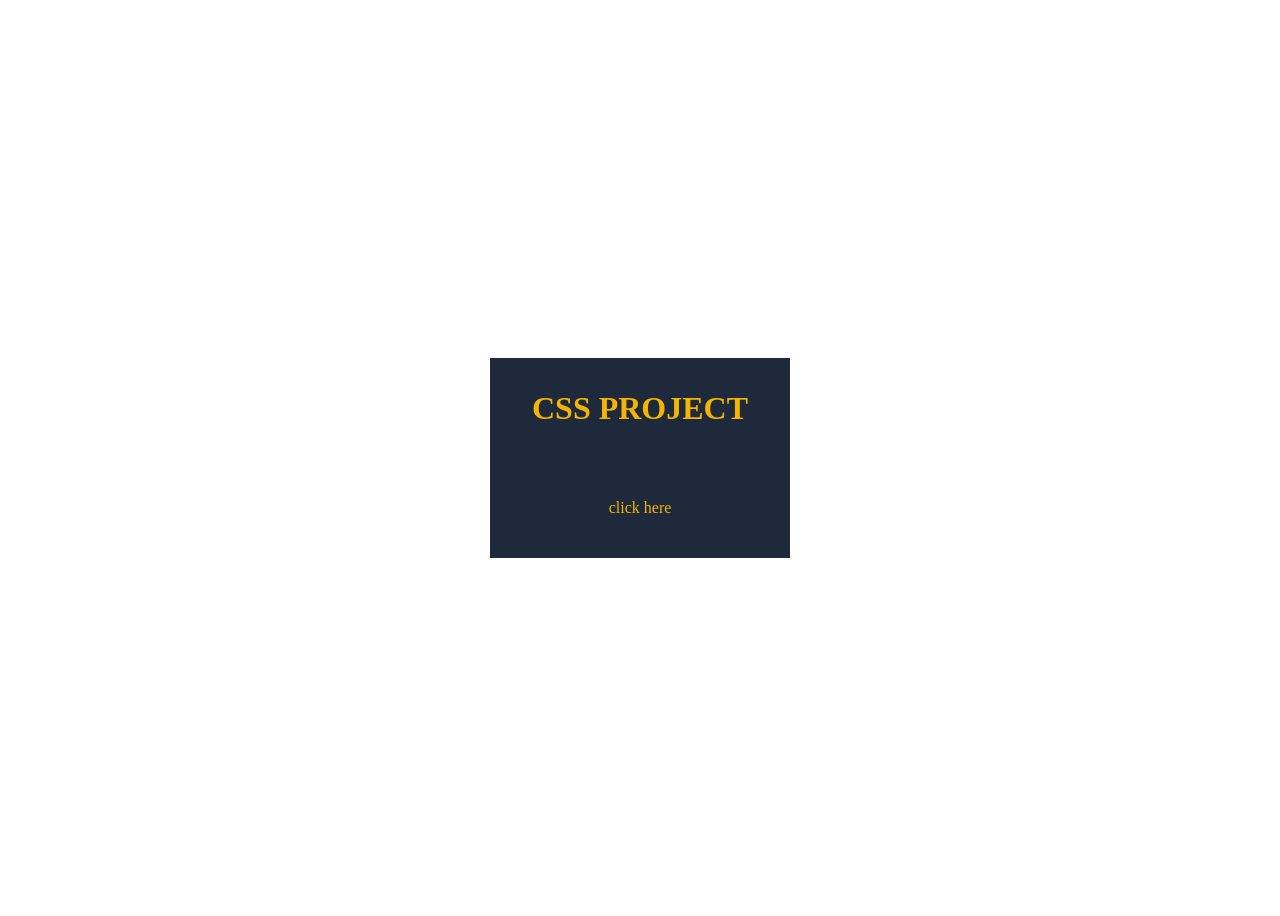
<file: index.html>
<!DOCTYPE html>
<html lang="en">
<head>
    <meta charset="UTF-8">
    <meta name="viewport" content="width=device-width, initial-scale=1.0">
    <title>css project</title>
    <style>
        a{
            text-decoration: none;
              color: #f4b400;
        }
        .parent{
            display: flex;
            flex-direction: column;
            
            height: 100vh;
            justify-content: center;
            align-items: center;

        }
        .child{
            background-color:  #1E293B;
            width: 300px;
            height: 100px;
            display: flex;
            flex-direction: column;
            justify-content: center;
            align-items: center;
            color: #f4b400;
          
        }
        
      
    </style>
</head>
<body>
    <div class="parent">
    <div class="child">
        <h1>CSS PROJECT</h1>
    </div>
    <div  class="child">
    <a href="project/gramentsCss.html">click here</a>
    </div>
    </div>
    
</body>
</html>
</file>
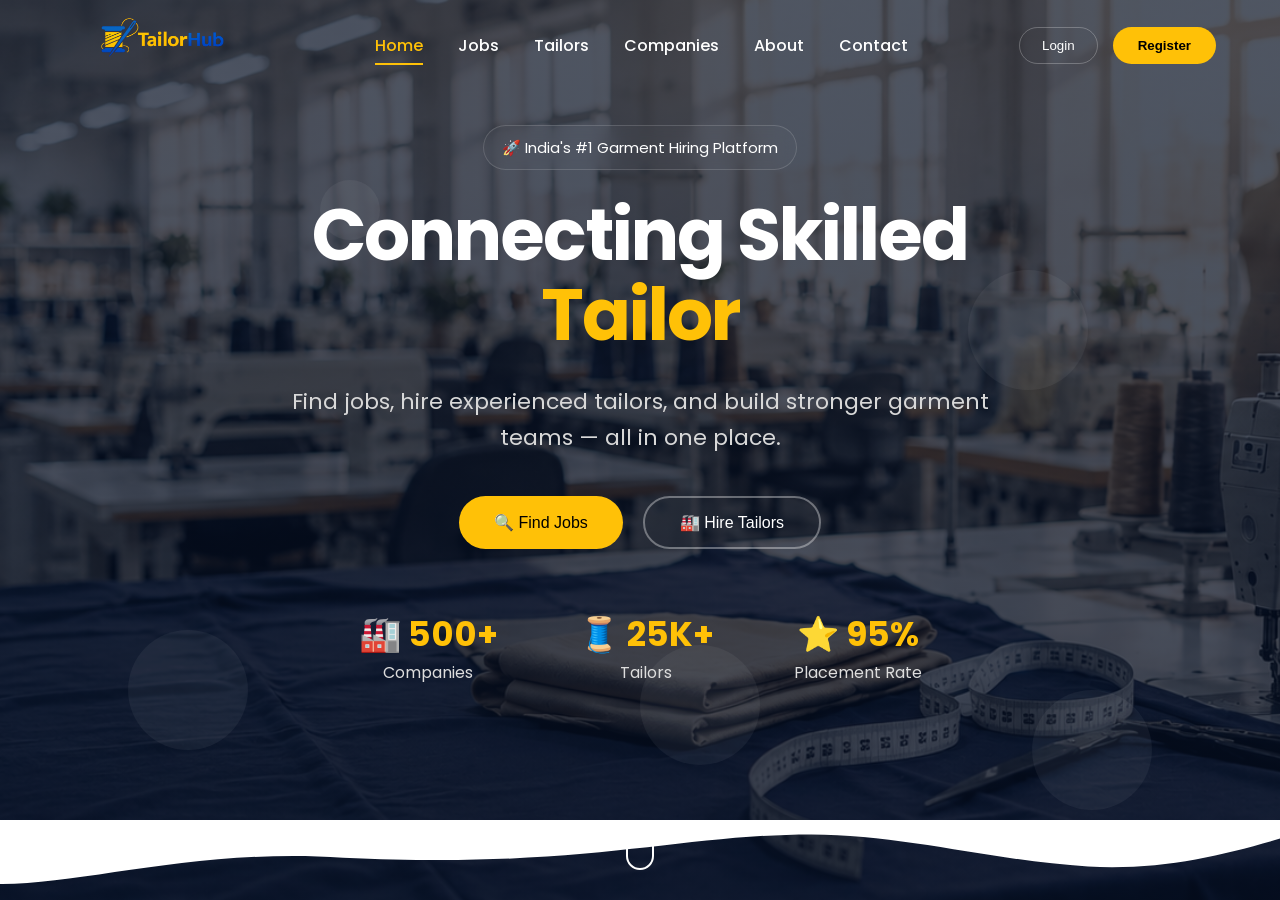
<file: project/gramentsCss.html>
<!DOCTYPE html>
<html lang="en">
<head>
    <meta charset="UTF-8">
    <meta name="viewport" content="width=device-width, initial-scale=1.0">
    <title>Tailerhub</title>
    <link rel="preconnect" href="https://fonts.googleapis.com">
    <link rel="preconnect" href="https://fonts.gstatic.com" crossorigin>
    <link href="https://fonts.googleapis.com/css2?family=Poppins:wght@300;400;500;600;700&display=swap" rel="stylesheet">
    <link rel="stylesheet" href="../assest/styles/project.css">

</head>
<body>
    <header id="navbar">

    <div class="container">

        <a href="#" class="logo">
            <img src="../assest/photos/logo22.png" alt="">
        </a>

        <ul class="nav-menu">

            <li><a href="#home" class="active">Home</a></li>
            <li><a href="#job">Jobs</a></li>
            <li><a href="#tailers">Tailors</a></li>
            <li><a href="#companies">Companies</a></li>
            <li><a href="#about">About</a></li>
            <li><a href="#contact">Contact</a></li>

        </ul>

        <div class="buttons">

            <button class="login">
                Login
            </button>

            <button class="register">
                Register
            </button>

        </div>

    </div>


</header>
<section class="hero">

        <div class="circles">
        <span></span>
        <span></span>
        <span></span>
        <span></span>
        <span></span>
    </div>

    <div class="hero-overlay"></div>

    <div class="hero-content">

        <p class="tagline">🚀 India's #1 Garment Hiring Platform</p>

        <h1>
            Connecting Skilled <br>
            <span id="typing"></span>
        </h1>

        <p class="hero-description">
            Find jobs, hire experienced tailors, and build stronger garment teams —
            all in one place.
        </p>

        <div class="hero-buttons">

            <button class="btn-primary">
                🔍 Find Jobs
            </button>

            <button class="btn-secondary">
                🏭 Hire Tailors
            </button>

        </div>

        <div class="hero-stats">

            <div>
                <h2>🏭 500+</h2>
                <span>Companies</span>
            </div>

            <div>
                <h2>🧵 25K+</h2>
                <span>Tailors</span>
            </div>

            <div>
                <h2>⭐ 95%</h2>
                <span>Placement Rate</span>
            </div>

        </div>

    </div>

    <div class="scroll-indicator">
        <span></span>
    </div>
    <div class="custom-shape-divider-bottom-hero">
    <svg data-name="Layer 1"
         xmlns="http://www.w3.org/2000/svg"
         viewBox="0 0 1200 120"
         preserveAspectRatio="none">

        <path
            d="M321.39,56.44C184.74,41.87,
            78.43,96.84,0,96V0H1200V27.35
            c-54.79,25.6-112.86,48.58-180.91,
            42.42-86.39-7.84-172.75-48.16-259.24-48.11
            C634.54,21.72,548.74,74,321.39,56.44Z"
            class="shape-fill">
        </path>

    </svg>
</div>

</section>
    <script src="../assest/js/animation.js"></script>
</body>
</html>
</file>
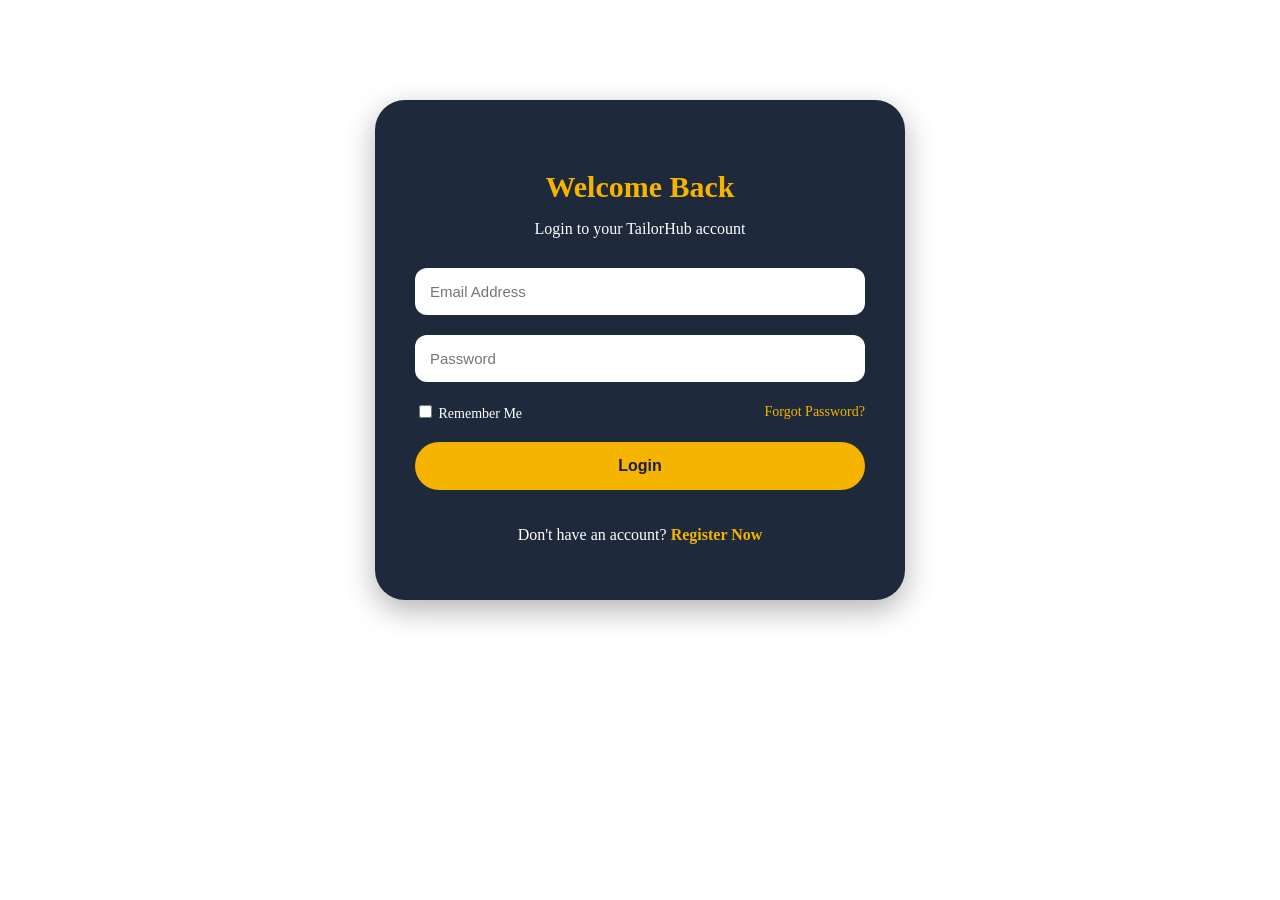
<file: project/login.html>
<!DOCTYPE html>
<html lang="en">
<head>
    <meta charset="UTF-8">
    <meta name="viewport" content="width=device-width, initial-scale=1.0">
    <title>login</title>
    <style>
        .login-parent{
    width: 450px;
    margin: 100px auto;
    background-color: #1E293B;
    padding: 40px;
    border-radius: 30px;
    color: white;
    box-shadow: 0px 10px 30px rgba(0,0,0,0.3);
}

.login-header{
    text-align: center;
    margin-bottom: 30px;
}

.login-header h3{
    color: #f4b400;
    font-size: 30px;
    margin-bottom: 10px;
}

.login-form{
    display: flex;
    flex-direction: column;
    gap: 20px;
}

.login-form input{
    padding: 15px;
    border: none;
    border-radius: 12px;
    outline: none;
    font-size: 15px;
}

.login-form input:focus{
    border: 2px solid #f4b400;
}

.remember{
    display: flex;
    justify-content: space-between;
    align-items: center;
    font-size: 14px;
}

.remember a{
    color: #f4b400;
    text-decoration: none;
}

.login-form button{
    background-color: #f4b400;
    color: #1E1B4B;
    border: none;
    padding: 15px;
    border-radius: 30px;
    font-size: 16px;
    font-weight: 700;
    cursor: pointer;
    transition: all 0.3s ease;
}

.login-form button:hover{
    transform: translateY(-5px);
    background-color: #ffd54f;
}

.signup{
    text-align: center;
}

.signup a{
    color: #f4b400;
    text-decoration: none;
    font-weight: 600;
}
    </style>
</head>
<body>
    <div class="login-parent">

    <div class="login-header">
        <h3>Welcome Back</h3>
        <p>Login to your TailorHub account</p>
    </div>

    <div class="login-form">

        <input type="email" placeholder="Email Address">

        <input type="password" placeholder="Password">

        <div class="remember">
            <label>
                <input type="checkbox">
                Remember Me
            </label>

            <a href="#">Forgot Password?</a>
        </div>

        <button>Login</button>

        <p class="signup">
            Don't have an account?
            <a href="registerform.html">Register Now</a>
        </p>

    </div>

</div>
</body>
</html>
</file>
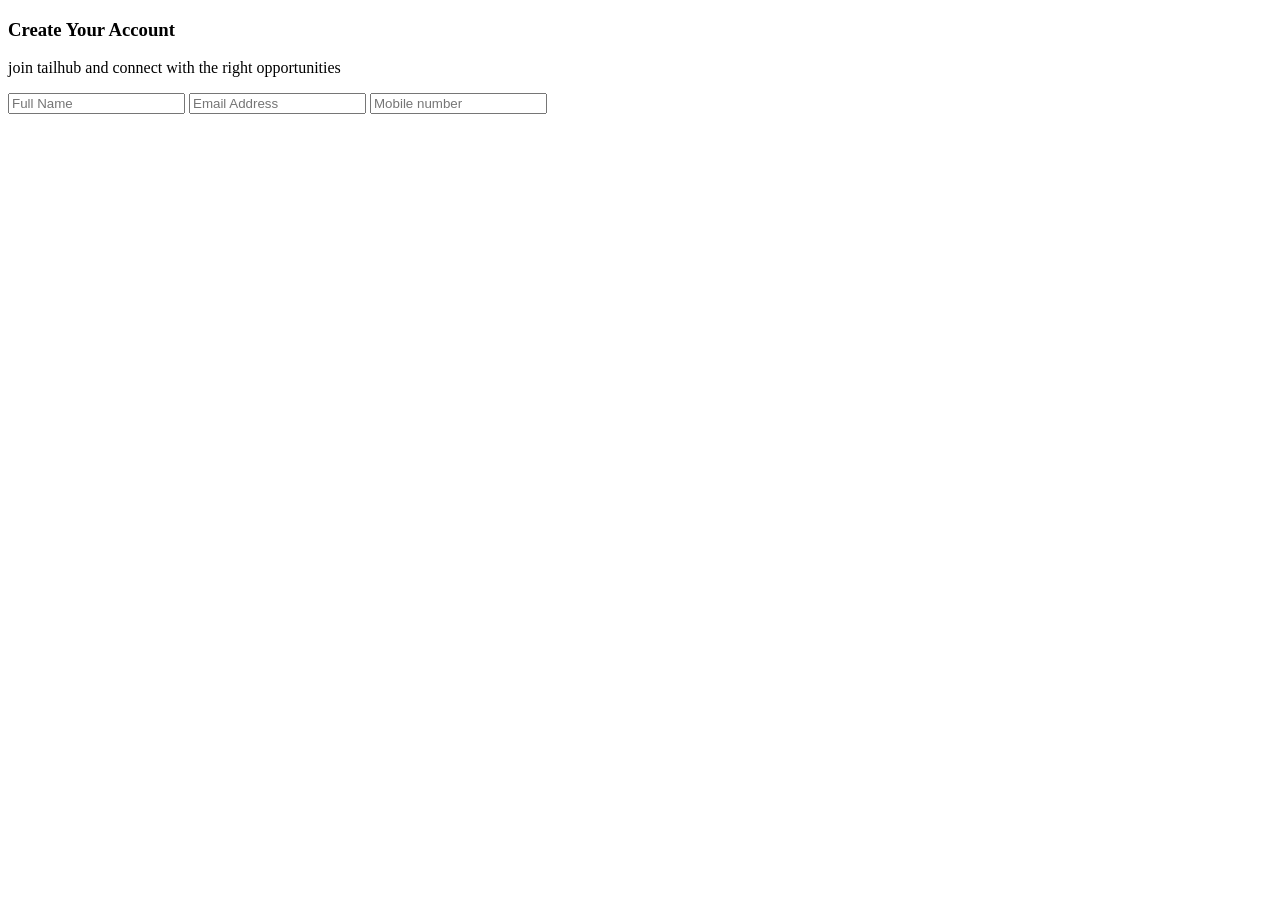
<file: project/registerform.html>
<!DOCTYPE html>
<html lang="en">
<head>
    <meta charset="UTF-8">
    <meta name="viewport" content="width=device-width, initial-scale=1.0">
    <title>Register</title>
</head>
<body>
    <div>
        <div>
            <h3>Create Your Account</h3>
            <p>join tailhub and connect with the right opportunities</p>
        </div>
        <div>
            <input type="text" placeholder="Full Name">
            <input type="email" placeholder="Email Address">
            <input type="number" placeholder="Mobile number">
            <optgroup>
                
            </optgroup>
        </div>
    </div>
    
</body>
</html>
</file>
<file: assest/styles/project.css>
*{
    margin:0;
    padding:0;
    box-sizing:border-box;
}

html{
    scroll-behavior:smooth;
}

body{
    font-family:'Poppins',sans-serif;
}

#navbar{

    position:fixed;

    top:0;

    left:0;

    width:100%;

    z-index:9999;

    transition:.4s ease;

}

#navbar.scrolled{

    background:rgba(5,15,35,.75);

    backdrop-filter:blur(18px);

    box-shadow:0 10px 30px rgba(0,0,0,.25);

}

.container{

    width:90%;

    max-width:1300px;

    height:90px;

    margin:auto;

    display:flex;

    justify-content:space-between;

    align-items:center;

}

.logo img{

    width:200px;

    transition:.3s;

}

.logo img:hover{

    transform:scale(1.05);

}

.nav-menu{

    display:flex;

    gap:35px;

    list-style:none;

}

.nav-menu a{

    color:white;

    text-decoration:none;

    font-weight:500;

    position:relative;

    transition:.3s;

}

.nav-menu a::after{

    content:"";

    position:absolute;

    bottom:-8px;

    left:0;

    width:0;

    height:2px;

    background:#FFC107;

    transition:.4s;

}

.nav-menu a:hover{

    color:#FFC107;

}

.nav-menu a:hover::after{

    width:100%;

}

.active{

    color:#FFC107 !important;

}

.active::after{

    width:100% !important;

}

.buttons{

    display:flex;

    gap:15px;

}

.login{

    padding:10px 22px;

    border-radius:30px;

    border:1px solid rgba(255,255,255,.25);

    background:transparent;

    color:white;

    cursor:pointer;

    transition:.3s;

}

.login:hover{

    background:white;

    color:#111;

}

.register{

    padding:10px 25px;

    border:none;

    border-radius:30px;

    background:#FFC107;

    cursor:pointer;

    font-weight:600;

    transition:.3s;

}

.register:hover{

    transform:translateY(-3px);

    box-shadow:0 10px 20px rgba(255,193,7,.4);

}
.hero{

    position:relative;

    height:100vh;

    display:flex;

    justify-content:center;

    align-items:center;

    text-align:center;

    overflow:hidden;

    background:
    linear-gradient(rgba(5,15,35,.70),
    rgba(5,15,35,.75)),
    url("../photos/bg.PNG");

    background-size:cover;

    background-position:50% 50%;

    transition:background-position .2s ease;

    background-attachment:fixed;

}

.hero-content{

    position:relative;

    z-index:2;

    color:white;

    max-width:850px;

    padding:20px;

}

.tagline{

    display:inline-block;

    padding:10px 18px;

    background:rgba(255,255,255,.02);

    border:1px solid rgba(255,255,255,.15);

    border-radius:50px;

    backdrop-filter:blur(10px);

    margin-bottom:25px;

    font-size:15px;

}

.hero h1{
    font-size:72px;
    font-weight:700;
    line-height:1.1;
    letter-spacing:-2px;
}

.hero h1 span{

    color:#FFC107;

}

.hero-description{
    max-width:700px;
    margin:30px auto;
    color:#d8d8d8;
    font-size:22px;
    line-height:36px;
}

.hero-buttons{

    margin-top:40px;

    display:flex;

    justify-content:center;

    gap:20px;

    flex-wrap:wrap;

}

.btn-primary,
.btn-secondary{

    padding:15px 35px;

    border-radius:50px;

    font-size:16px;

    cursor:pointer;

    transition:.3s;

}

.btn-primary{

    background:#FFC107;

    border:none;

}

.btn-primary:hover{

    transform:translateY(-5px);

    box-shadow:0 15px 30px rgba(255,193,7,.45);

}

.btn-secondary{

    background:transparent;

    color:white;

    border:2px solid rgba(255,255,255,.35);

}

.btn-secondary:hover{

    background:white;

    color:#111;

}

.hero-stats{
    display:flex;
    justify-content:center;
    align-items:center;
    gap:80px;
    margin-top:60px;
    margin-bottom:90px;   /* Pushes stats above the wave */
    flex-wrap:wrap;
    position:relative;
    z-index:5;
}

.hero-stats h2{

    color:#FFC107;

    font-size:34px;

}

.hero-stats span{

    color:#ddd;

}

.scroll-indicator{

    position:absolute;

    bottom:30px;

    left:50%;

    transform:translateX(-50%);

}

.scroll-indicator span{

    display:block;

    width:28px;

    height:48px;

    border:2px solid white;

    border-radius:30px;

    position:relative;

}

.scroll-indicator span::before{

    content:"";

    position:absolute;

    width:6px;

    height:6px;

    background:white;

    border-radius:50%;

    left:50%;

    top:8px;

    transform:translateX(-50%);

    animation:scroll 2s infinite;

}

@keyframes scroll{

    0%{

        opacity:0;

        top:8px;

    }

    50%{

        opacity:1;

    }

    100%{

        opacity:0;

        top:28px;

    }

}
.circles span{

    position:absolute;

    width:120px;

    height:120px;

    border-radius:50%;

    background:rgba(255,255,255,.05);

    animation:float 18s linear infinite;

}

.circles span:nth-child(1){

    left:10%;
    top:70%;

}

.circles span:nth-child(2){

    left:25%;
    top:20%;
    width:60px;
    height:60px;

}

.circles span:nth-child(3){

    right:15%;
    top:30%;

}

.circles span:nth-child(4){

    right:10%;
    bottom:10%;

}

.circles span:nth-child(5){

    left:50%;
    bottom:15%;

}

@keyframes float{

    0%{

        transform:translateY(0);

    }

    50%{

        transform:translateY(-30px);

    }

    100%{

        transform:translateY(0);

    }

}
.custom-shape-divider-bottom-hero{
    position:absolute;
    bottom:0;
    left:0;
    width:100%;
    overflow:hidden;
    line-height:0;
}

.custom-shape-divider-bottom-hero svg{
    position:relative;
    display:block;
    width:calc(100% + 1.3px);
    height:80px;
}

.custom-shape-divider-bottom-hero .shape-fill{
    fill:#ffffff;
}
</file>
